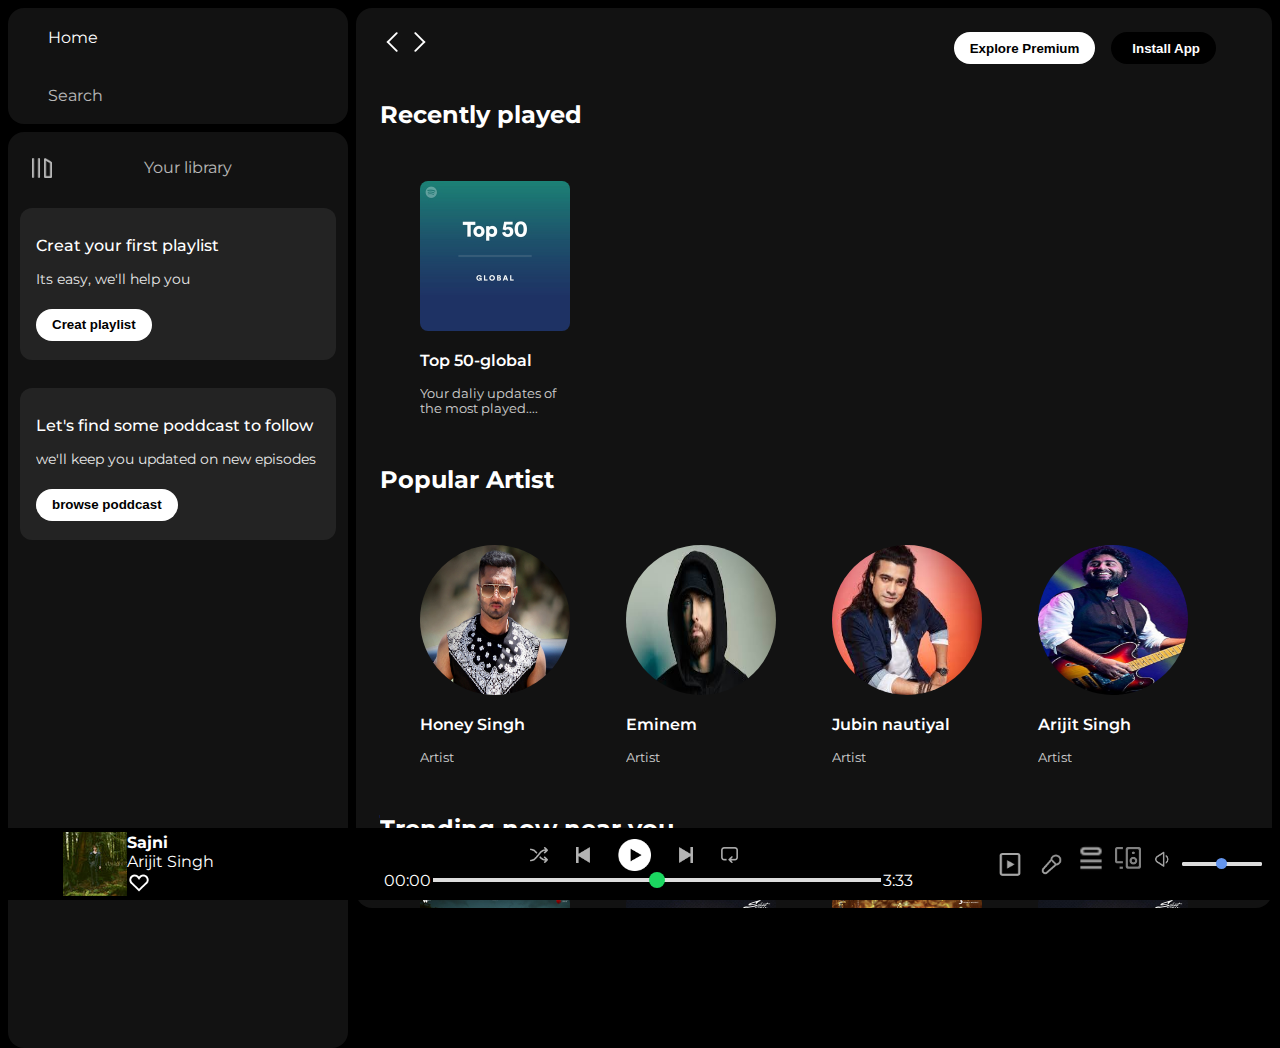
<file: index.html>
<!DOCTYPE html>
<html lang="en">
<head>
    <meta charset="UTF-8">
    <meta name="viewport" content="width=device-width, initial-scale=1.0">
    <title>Spotify - web player: Music for everyone</title>
    
    <link rel="stylesheet" href="style.css">
    <link rel="stylesheet" href="https://cdnjs.cloudflare.com/ajax/libs/font-awesome/6.5.2/css/all.min.css" integrity="sha512-SnH5WK+bZxgPHs44uWIX+LLJAJ9/2PkPKZ5QiAj6Ta86w+fsb2TkcmfRyVX3pBnMFcV7oQPJkl9QevSCWr3W6A==" crossorigin="anonymous" referrerpolicy="no-referrer" />
    <link rel="icon" href="./assets/logo.png">
    <link rel="preconnect" href="https://fonts.googleapis.com">
<link rel="preconnect" href="https://fonts.gstatic.com" crossorigin>
<link href="https://fonts.googleapis.com/css2?family=Montserrat:wght@100..900&display=swap" rel="stylesheet">
</head>
<body>
    <div class="main">
        <div class="sidebar">
            <div class="nav" >
                <div class="nav-option " style="opacity: 1">
                    <i class="fa-solid fa-house"></i>
                    <a href="#">Home</a>
                </div>
                <div class="nav-option">
                    <i class="fa-solid fa-magnifying-glass"></i>
                    <a href="#">Search</a>
                </div>
            </div>
            <div class="library">
                <div class="option">
                    <div class="lib-option nav-option"  >
                        <img src="./assets/library_icon.png" >
                        <a href="#">Your library</a>
                        <div class="icons">
                            <i class="fa-solid fa-plus"></i>
                            
                        </div>
                    </div>
                </div>
                <div class="lib-box">
                    <div class="box">
                        <p class="box-p1">Creat your first playlist</p>
                        <p class="box-p2">Its easy, we'll help you</p>
                        <button class="badge">Creat playlist</button>
                    </div>
                    <div class="box">
                        <p class="box-p1">Let's find some poddcast to follow</p>
                        <p class="box-p2">we'll keep you updated on new episodes</p>
                        <button class="badge">browse poddcast</button>
                    </div>
                    

                </div>
            </div>
        </div>
        <div class="main-content">
            <div class="sticky-nav">
                <div class="sticky-nav-icon">
                    <img src="./assets/backward_icon.png" alt="">
                    <img src="./assets/forward_icon.png" class="hide">
                </div>
                <div class="sticky-nav-option">
                    <button class="badge nav-item hide">Explore Premium</button>
                    <button class="badge nav-item dark-badge"><i class="fa-regular fa-circle-down" style="margin-right: 5px;"></i>Install App</button>
                    <i class="fa-regular fa-user nav-item"></i>
                </div>
            </div>


        <h2>Recently played</h2>
            <div class="card-container">
                <div class="card">
                    <img src="./assets/card1img.jpeg" class="card-image">
                    <p class="card-title">Top 50-global</p>
                    <p class="card-info">Your daliy updates of the most played....</p>
                </div>
            </div>

            <h2>Popular Artist</h2>
            <div class="card-container">
                <div class="card">
                    <img src="./assets/honey-singh.jpg" class="card-image" id="one">
                    <p class="card-title">Honey Singh</p>
                    <p class="card-info">Artist</p>
                </div>

                <div class="card">
                    <img src="./assets/eminem.jpg" class="card-image" id="one">
                    <p class="card-title">Eminem</p>
                    <p class="card-info">Artist</p>
                </div>

                <div class="card">
                    <img src="./assets/jubin.jpg" class="card-image" id="one" >
                    <p class="card-title">Jubin nautiyal</p>
                    <p class="card-info">Artist</p>
                </div>

                <div class="card">
                    <img src="./assets/arijit.jpg" class="card-image" id="one">
                    <p class="card-title">Arijit Singh</p>
                    <p class="card-info">Artist</p>
                </div>
            </div>

            <h2>Trending now near you</h2>
            <div class="card-container">
                <div class="card">
                    <img src="./assets/card2img.jpeg" class="card-image">
                    <p class="card-title">Top 50-global</p>
                    <p class="card-info">Your daliy updates of the most played....</p>
                </div>

                <div class="card">
                    <img src="./assets/card3img.jpeg" class="card-image">
                    <p class="card-title">Top 50-global</p>
                    <p class="card-info">Your daliy updates of the most played....</p>
                </div>

                <div class="card">
                    <img src="./assets/card4img.jpeg" class="card-image">
                    <p class="card-title">Top 50-global</p>
                    <p class="card-info">Your daliy updates of the most played....</p>
                </div>

                <div class="card">
                    <img src="./assets/card3img.jpeg" class="card-image">
                    <p class="card-title">Top 50-global</p>
                    <p class="card-info">Your daliy updates of the most played....</p>
                </div>

                <div class="card">
                    <img src="./assets/card4img.jpeg" class="card-image">
                    <p class="card-title">Top 50-global</p>
                    <p class="card-info">Your daliy updates of the most played....</p>
                </div>
            </div>
            
            <h2>Featured charts</h2>
            <div class="card-container">
                <div class="card">
                    <img src="./assets/card5img.jpeg" class="card-image">
                    <p class="card-title">Top 50-global</p>
                    <p class="card-info">Your daliy updates of the most played....</p>
                </div>
                <div class="card">
                    <img src="./assets/card6img.jpeg" class="card-image">
                    <p class="card-title">Top Songs-India</p>
                    <p class="card-info">Your daliy updates of the most played....</p>
                </div>
                <div class="card">
                    <img src="./assets/card1img.jpeg" class="card-image">
                    <p class="card-title">Top 50-global</p>
                    <p class="card-info">Your daliy updates of the most played....</p>
                </div>
            </div>
            <div class="footer">
                <div class="line">
                   
                </div>
            </div>
        </div>
        <div class="music-player">
            <div class="album">
                <img src="./assets/album_picture.jpeg" alt="song-img album-item">
                <div class="song-name album-item">
                    <div class="the-song">Sajni</div>
                    <div class="the-singer">Arijit Singh</div>
                    <img src="./assets/album_icon1.png" alt="" class="album-item">
                </div>
            </div>
            <div class="player">
                <div class="player-controls">
                    <img src="./assets/player_icon1.png" class="player-control-icon">
                    <img src="./assets/player_icon2.png" class="player-control-icon">
                    <img src="./assets/player_icon3.png" class="player-control-icon" style="opacity: 1;height:2rem">
                    <img src="./assets/player_icon4.png" class="player-control-icon">
                    <img src="./assets/player_icon5.png" class="player-control-icon">
                </div>
                <div class="playback-bar">
                    <span class="curr-time">00:00</span>
                    <input type="range" min="0" max="100" class="progress-bar">
                    <span class="tot-time">3:33</span>
                </div>
            </div>
            <div class="controls">
                <img src="./assets/controls_icon1.png" alt="" class="controls-icon" style="opacity: 1; height: 3.3rem;">
                
                <img src="./assets/controld_icon2 (1).png" alt="" class="controls-icon" style="opacity: 1; height:2.9rem;">
                
                <img src="./assets/controls_icon3.png" alt="" class="controls-icon" style="opacity: 0.65; height:2rem; margin-bottom: 0.75rem;">
                
                <img src="./assets/controls_icon4.png" alt="" class="controls-icon" style="opacity: 0.5; height: 1.4rem; margin-bottom: 0.75rem;">
                
                <img src="./assets/controls_icon5.png" alt="" class="controls-icon" style="opacity: 0.9; height: 2.4rem; width: 1.4rem; margin-bottom: 0.60rem;">

                <input type="range" min="0" max="100" class="volume-control controls-icon" >
                
            </div>
        </div>
    </div>
</body>
</html>
</file>
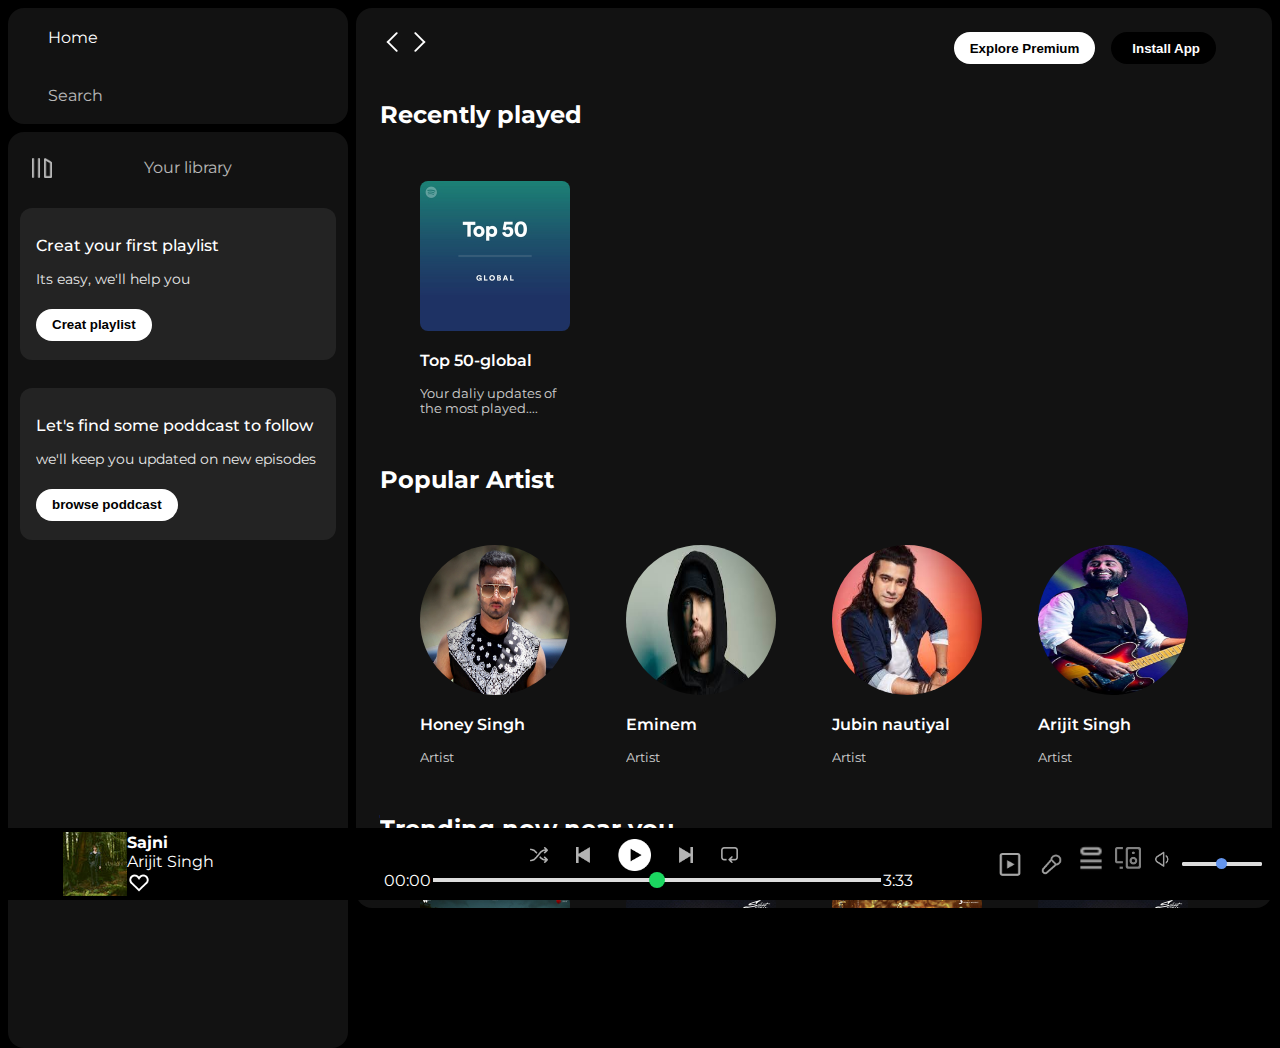
<file: spotify.html>
<!DOCTYPE html>
<html lang="en">
<head>
    <meta charset="UTF-8">
    <meta name="viewport" content="width=device-width, initial-scale=1.0">
    <title>Spotify - web player: Music for everyone</title>
    
    <link rel="stylesheet" href="spotifystyle.css">
    <link rel="stylesheet" href="https://cdnjs.cloudflare.com/ajax/libs/font-awesome/6.5.2/css/all.min.css" integrity="sha512-SnH5WK+bZxgPHs44uWIX+LLJAJ9/2PkPKZ5QiAj6Ta86w+fsb2TkcmfRyVX3pBnMFcV7oQPJkl9QevSCWr3W6A==" crossorigin="anonymous" referrerpolicy="no-referrer" />
    <link rel="icon" href="./assets/logo.png">
    <link rel="preconnect" href="https://fonts.googleapis.com">
<link rel="preconnect" href="https://fonts.gstatic.com" crossorigin>
<link href="https://fonts.googleapis.com/css2?family=Montserrat:wght@100..900&display=swap" rel="stylesheet">
</head>
<body>
    <div class="main">
        <div class="sidebar">
            <div class="nav" >
                <div class="nav-option " style="opacity: 1">
                    <i class="fa-solid fa-house"></i>
                    <a href="#">Home</a>
                </div>
                <div class="nav-option">
                    <i class="fa-solid fa-magnifying-glass"></i>
                    <a href="#">Search</a>
                </div>
            </div>
            <div class="library">
                <div class="option">
                    <div class="lib-option nav-option"  >
                        <img src="./assets/library_icon.png" >
                        <a href="#">Your library</a>
                        <div class="icons">
                            <i class="fa-solid fa-plus"></i>
                            
                        </div>
                    </div>
                </div>
                <div class="lib-box">
                    <div class="box">
                        <p class="box-p1">Creat your first playlist</p>
                        <p class="box-p2">Its easy, we'll help you</p>
                        <button class="badge">Creat playlist</button>
                    </div>
                    <div class="box">
                        <p class="box-p1">Let's find some poddcast to follow</p>
                        <p class="box-p2">we'll keep you updated on new episodes</p>
                        <button class="badge">browse poddcast</button>
                    </div>
                    

                </div>
            </div>
        </div>
        <div class="main-content">
            <div class="sticky-nav">
                <div class="sticky-nav-icon">
                    <img src="./assets/backward_icon.png" alt="">
                    <img src="./assets/forward_icon.png" class="hide">
                </div>
                <div class="sticky-nav-option">
                    <button class="badge nav-item hide">Explore Premium</button>
                    <button class="badge nav-item dark-badge"><i class="fa-regular fa-circle-down" style="margin-right: 5px;"></i>Install App</button>
                    <i class="fa-regular fa-user nav-item"></i>
                </div>
            </div>


        <h2>Recently played</h2>
            <div class="card-container">
                <div class="card">
                    <img src="./assets/card1img.jpeg" class="card-image">
                    <p class="card-title">Top 50-global</p>
                    <p class="card-info">Your daliy updates of the most played....</p>
                </div>
            </div>

            <h2>Popular Artist</h2>
            <div class="card-container">
                <div class="card">
                    <img src="./assets/honey-singh.jpg" class="card-image" id="one">
                    <p class="card-title">Honey Singh</p>
                    <p class="card-info">Artist</p>
                </div>

                <div class="card">
                    <img src="./assets/eminem.jpg" class="card-image" id="one">
                    <p class="card-title">Eminem</p>
                    <p class="card-info">Artist</p>
                </div>

                <div class="card">
                    <img src="./assets/jubin.jpg" class="card-image" id="one" >
                    <p class="card-title">Jubin nautiyal</p>
                    <p class="card-info">Artist</p>
                </div>

                <div class="card">
                    <img src="./assets/arijit.jpg" class="card-image" id="one">
                    <p class="card-title">Arijit Singh</p>
                    <p class="card-info">Artist</p>
                </div>
            </div>

            <h2>Trending now near you</h2>
            <div class="card-container">
                <div class="card">
                    <img src="./assets/card2img.jpeg" class="card-image">
                    <p class="card-title">Top 50-global</p>
                    <p class="card-info">Your daliy updates of the most played....</p>
                </div>

                <div class="card">
                    <img src="./assets/card3img.jpeg" class="card-image">
                    <p class="card-title">Top 50-global</p>
                    <p class="card-info">Your daliy updates of the most played....</p>
                </div>

                <div class="card">
                    <img src="./assets/card4img.jpeg" class="card-image">
                    <p class="card-title">Top 50-global</p>
                    <p class="card-info">Your daliy updates of the most played....</p>
                </div>

                <div class="card">
                    <img src="./assets/card3img.jpeg" class="card-image">
                    <p class="card-title">Top 50-global</p>
                    <p class="card-info">Your daliy updates of the most played....</p>
                </div>

                <div class="card">
                    <img src="./assets/card4img.jpeg" class="card-image">
                    <p class="card-title">Top 50-global</p>
                    <p class="card-info">Your daliy updates of the most played....</p>
                </div>
            </div>
            
            <h2>Featured charts</h2>
            <div class="card-container">
                <div class="card">
                    <img src="./assets/card5img.jpeg" class="card-image">
                    <p class="card-title">Top 50-global</p>
                    <p class="card-info">Your daliy updates of the most played....</p>
                </div>
                <div class="card">
                    <img src="./assets/card6img.jpeg" class="card-image">
                    <p class="card-title">Top Songs-India</p>
                    <p class="card-info">Your daliy updates of the most played....</p>
                </div>
                <div class="card">
                    <img src="./assets/card1img.jpeg" class="card-image">
                    <p class="card-title">Top 50-global</p>
                    <p class="card-info">Your daliy updates of the most played....</p>
                </div>
            </div>
            <div class="footer">
                <div class="line">
                   
                </div>
            </div>
        </div>
        <div class="music-player">
            <div class="album">
                <img src="./assets/album_picture.jpeg" alt="song-img album-item">
                <div class="song-name album-item">
                    <div class="the-song">Sajni</div>
                    <div class="the-singer">Arijit Singh</div>
                    <img src="./assets/album_icon1.png" alt="" class="album-item">
                </div>
            </div>
            <div class="player">
                <div class="player-controls">
                    <img src="./assets/player_icon1.png" class="player-control-icon">
                    <img src="./assets/player_icon2.png" class="player-control-icon">
                    <img src="./assets/player_icon3.png" class="player-control-icon" style="opacity: 1;height:2rem">
                    <img src="./assets/player_icon4.png" class="player-control-icon">
                    <img src="./assets/player_icon5.png" class="player-control-icon">
                </div>
                <div class="playback-bar">
                    <span class="curr-time">00:00</span>
                    <input type="range" min="0" max="100" class="progress-bar">
                    <span class="tot-time">3:33</span>
                </div>
            </div>
            <div class="controls">
                <img src="./assets/controls_icon1.png" alt="" class="controls-icon" style="opacity: 1; height: 3.3rem;">
                
                <img src="./assets/controld_icon2 (1).png" alt="" class="controls-icon" style="opacity: 1; height:2.9rem;">
                
                <img src="./assets/controls_icon3.png" alt="" class="controls-icon" style="opacity: 0.65; height:2rem; margin-bottom: 0.75rem;">
                
                <img src="./assets/controls_icon4.png" alt="" class="controls-icon" style="opacity: 0.5; height: 1.4rem; margin-bottom: 0.75rem;">
                
                <img src="./assets/controls_icon5.png" alt="" class="controls-icon" style="opacity: 0.9; height: 2.4rem; width: 1.4rem; margin-bottom: 0.60rem;">

                <input type="range" min="0" max="100" class="volume-control controls-icon" >
                
            </div>
        </div>
    </div>
</body>
</html>
</file>
<file: style.css>
body{
  font-family: 'Montserrat', sans-serif;
  margin: 0;
  background-color: #000;
  color: #fff;
  overflow: hidden;
}

.main{
  display: flex;
  height: 100vh;
  padding: 0.5rem;

}

.sidebar{
  background-color: #000;
  width: 340px;
  border-radius: 1rem;
  margin-right: 0.5rem;

}

.main-content{
  background-color: #121212;
  flex: 1;
  border-radius: 1rem;
  overflow: auto;
  padding: 0 1.5rem 0 1.5rem;

}

.music-player{
  background-color: black;
  position: fixed;
  bottom: 0px;
  width: 100%;
  height: 72px;
}

a{
  text-decoration: none;
  color: white;
}

.nav{
  background-color: #121212;
  border-radius: 1rem;
  display: flex;
  flex-direction: column;
  justify-content: center;
  height: 100px;
  padding: 0.5rem 0.75rem;
}

.nav-option{
  line-height: 2.5rem;
  opacity: 0.7;
  padding: 0.5rem 0.75rem;
}

.nav-option:hover {
  opacity: 1;
}


.nav-option i{
  font-size: 1.25rem;
}

.nav-option a{
  font-size: 1rem;
  margin-left: 1rem;
}

.library{
  background-color: #121212;
  border-radius: 1rem;
  height: 100%;
  margin-top: 0.5rem;
  padding: 0.5rem 0.75rem ;
}

.lib-option{
  display: flex;
  justify-content: space-between;
  align-items: center;
}

.lib-option img{
  height: 1.25rem;
  width: 1.25rem;

}

.icons{
  font-size: 1.25rem;
  display: flex;
}

.icons{
  opacity: 0.7;
  margin-right: 1rem;
}

.icons i:hover{
  opacity: 1;
}

.box{
  background-color: #232323;
  height: 8rem;
  border-radius: 0.75rem;
  margin: 0.75rem 0 1.75rem 0;
  padding: 0.75rem 1rem;
}

.box-p1{
  font-size: 1rem;
  font-weight: 500;
}

.box-p2{
  font-size: 0.85rem;
  opacity: 0.9;
}

.badge{
  background-color: #fff;
  border: none;
  border-radius: 100px;
  padding: 0.25rem 1rem; 
  font-weight: 700;
  margin-top: 0.5rem;
  height: 2rem;
  width: fit-content;
}

.dark-badge{
  background-color: #000;
  color: #fff;
}

.sticky-nav{
  position: sticky;
  top: 0;
  background-color: #121212;
  display: flex;
  justify-content: space-between;
  align-items: center;
  padding: 1rem 0 1rem 0;
  z-index: 10;
}

.sticky-nav-icons img {
  margin-left: 0.75rem;
}

.sticky-nav-option {
  display: flex;
  justify-content: center;
  align-items: center;
  
}

.nav-item {
  margin-right: 1rem;
}

@media(max-width:1000px){
  .hide{
    display: none;
  }
}

@media(max-width:1000px){
  .controls-icon{
    display: none;
  }
}

@media(max-width:1000px){
  .the-song{
    display: none;
  }
}

@media(max-width:1000px){
  .the-singer{
    display: none;
  }
}

.card{
  width: 150px;
  border-radius: 0.5rem;
  padding: 1rem;
  margin-left: 1.5rem;
  margin-top: 1rem;
}

.card:hover{
  background-color: #313131;
}

.card-container{
  display: flex;
  flex-wrap: wrap;
}

img.card-image {
  height: 9.375rem;
}

.card-image{
  width: 100%;
  border-radius: 0.5rem;
}

.card-title{
  font-weight: 600;
}

.card-info{
  font-size: 0.8rem;
  opacity: 0.8;
}

.footer{
  height: 300px;
  display: flex;
  align-items: center;
  justify-content: center;
}

.line{
  width: 90%;
  height: 50%;
  border-top: 1px solid white;
  opacity: 0.4;

}

.music-player{
  display:flex;
  justify-content: space-between;
  align-items: center;
}

.song-img{
  height: 50px;
  width: 50px;
}

img.album-item{
  display: inline-block;
  vertical-align: middle;
}

.album-item{
  margin-right: 3.75rem;
}

.the-song{
  font-weight: 700;
}

.album{
  width: 25%;
  display: flex;
  justify-content: center;
  align-items: center;
}

.player{
  width: 50%;
}

.controls{
  width: 25%;
  display: flex;
  align-items: center;
  justify-content: center;
 
}

img.controls-icon{
  margin-right: 0.5rem;
}

.volume-control{
  appearance: none;
  border-radius:  100px;
  height: 0.25rem;
  width: 25%;
}

.volume-control::-webkit-slider-runnable-track{
  background-color: #ddd;
  border-radius: 100px;
  height: 0.25rem;
}

.volume-control::-webkit-slider-thumb{
  appearance: none;
  background-color: cornflowerblue;
  height: 0.7rem;
  width: 0.7rem;
  border-radius: 50%;
  margin-top: -4px;
}

.player-controls{
  display:flex;
  justify-content: center;
  align-items: center;

}

.player-control-icon{
  height: 1rem;
  margin-right: 1.75rem;
  opacity: 0.7;
}

.player-control-icon:hover{
  opacity: 1;
}

.playback-bar{
  display: flex;
  justify-content: center;
  align-items: center;
}

.progress-bar{
  width: 70%;
  appearance: none;
  background-color: transparent;
  cursor: pointer;
}

.progress-bar::-webkit-slider-runnable-track{
  background-color: #ddd;
  border: radius 100px;
  height: 0.2rem;
}

.progress-bar::-webkit-slider-thumb{
  appearance: none;
  height: 1rem;
  width: 1rem;
  background-color: #1bd760;
  border-radius:  50%;
  margin-top: -6px;
}

#one{
  border-radius: 50%;
}
</file>
<file: spotifystyle.css>
body{
  font-family: 'Montserrat', sans-serif;
  margin: 0;
  background-color: #000;
  color: #fff;
  overflow: hidden;
}

.main{
  display: flex;
  height: 100vh;
  padding: 0.5rem;

}

.sidebar{
  background-color: #000;
  width: 340px;
  border-radius: 1rem;
  margin-right: 0.5rem;

}

.main-content{
  background-color: #121212;
  flex: 1;
  border-radius: 1rem;
  overflow: auto;
  padding: 0 1.5rem 0 1.5rem;

}

.music-player{
  background-color: black;
  position: fixed;
  bottom: 0px;
  width: 100%;
  height: 72px;
}

a{
  text-decoration: none;
  color: white;
}

.nav{
  background-color: #121212;
  border-radius: 1rem;
  display: flex;
  flex-direction: column;
  justify-content: center;
  height: 100px;
  padding: 0.5rem 0.75rem;
}

.nav-option{
  line-height: 2.5rem;
  opacity: 0.7;
  padding: 0.5rem 0.75rem;
}

.nav-option:hover {
  opacity: 1;
}


.nav-option i{
  font-size: 1.25rem;
}

.nav-option a{
  font-size: 1rem;
  margin-left: 1rem;
}

.library{
  background-color: #121212;
  border-radius: 1rem;
  height: 100%;
  margin-top: 0.5rem;
  padding: 0.5rem 0.75rem ;
}

.lib-option{
  display: flex;
  justify-content: space-between;
  align-items: center;
}

.lib-option img{
  height: 1.25rem;
  width: 1.25rem;

}

.icons{
  font-size: 1.25rem;
  display: flex;
}

.icons{
  opacity: 0.7;
  margin-right: 1rem;
}

.icons i:hover{
  opacity: 1;
}

.box{
  background-color: #232323;
  height: 8rem;
  border-radius: 0.75rem;
  margin: 0.75rem 0 1.75rem 0;
  padding: 0.75rem 1rem;
}

.box-p1{
  font-size: 1rem;
  font-weight: 500;
}

.box-p2{
  font-size: 0.85rem;
  opacity: 0.9;
}

.badge{
  background-color: #fff;
  border: none;
  border-radius: 100px;
  padding: 0.25rem 1rem; 
  font-weight: 700;
  margin-top: 0.5rem;
  height: 2rem;
  width: fit-content;
}

.dark-badge{
  background-color: #000;
  color: #fff;
}

.sticky-nav{
  position: sticky;
  top: 0;
  background-color: #121212;
  display: flex;
  justify-content: space-between;
  align-items: center;
  padding: 1rem 0 1rem 0;
  z-index: 10;
}

.sticky-nav-icons img {
  margin-left: 0.75rem;
}

.sticky-nav-option {
  display: flex;
  justify-content: center;
  align-items: center;
  
}

.nav-item {
  margin-right: 1rem;
}

@media(max-width:1000px){
  .hide{
    display: none;
  }
}

@media(max-width:1000px){
  .controls-icon{
    display: none;
  }
}

@media(max-width:1000px){
  .the-song{
    display: none;
  }
}

@media(max-width:1000px){
  .the-singer{
    display: none;
  }
}

.card{
  width: 150px;
  border-radius: 0.5rem;
  padding: 1rem;
  margin-left: 1.5rem;
  margin-top: 1rem;
}

.card:hover{
  background-color: #313131;
}

.card-container{
  display: flex;
  flex-wrap: wrap;
}

img.card-image {
  height: 9.375rem;
}

.card-image{
  width: 100%;
  border-radius: 0.5rem;
}

.card-title{
  font-weight: 600;
}

.card-info{
  font-size: 0.8rem;
  opacity: 0.8;
}

.footer{
  height: 300px;
  display: flex;
  align-items: center;
  justify-content: center;
}

.line{
  width: 90%;
  height: 50%;
  border-top: 1px solid white;
  opacity: 0.4;

}

.music-player{
  display:flex;
  justify-content: space-between;
  align-items: center;
}

.song-img{
  height: 50px;
  width: 50px;
}

img.album-item{
  display: inline-block;
  vertical-align: middle;
}

.album-item{
  margin-right: 3.75rem;
}

.the-song{
  font-weight: 700;
}

.album{
  width: 25%;
  display: flex;
  justify-content: center;
  align-items: center;
}

.player{
  width: 50%;
}

.controls{
  width: 25%;
  display: flex;
  align-items: center;
  justify-content: center;
 
}

img.controls-icon{
  margin-right: 0.5rem;
}

.volume-control{
  appearance: none;
  border-radius:  100px;
  height: 0.25rem;
  width: 25%;
}

.volume-control::-webkit-slider-runnable-track{
  background-color: #ddd;
  border-radius: 100px;
  height: 0.25rem;
}

.volume-control::-webkit-slider-thumb{
  appearance: none;
  background-color: cornflowerblue;
  height: 0.7rem;
  width: 0.7rem;
  border-radius: 50%;
  margin-top: -4px;
}

.player-controls{
  display:flex;
  justify-content: center;
  align-items: center;

}

.player-control-icon{
  height: 1rem;
  margin-right: 1.75rem;
  opacity: 0.7;
}

.player-control-icon:hover{
  opacity: 1;
}

.playback-bar{
  display: flex;
  justify-content: center;
  align-items: center;
}

.progress-bar{
  width: 70%;
  appearance: none;
  background-color: transparent;
  cursor: pointer;
}

.progress-bar::-webkit-slider-runnable-track{
  background-color: #ddd;
  border: radius 100px;
  height: 0.2rem;
}

.progress-bar::-webkit-slider-thumb{
  appearance: none;
  height: 1rem;
  width: 1rem;
  background-color: #1bd760;
  border-radius:  50%;
  margin-top: -6px;
}

#one{
  border-radius: 50%;
}
</file>
